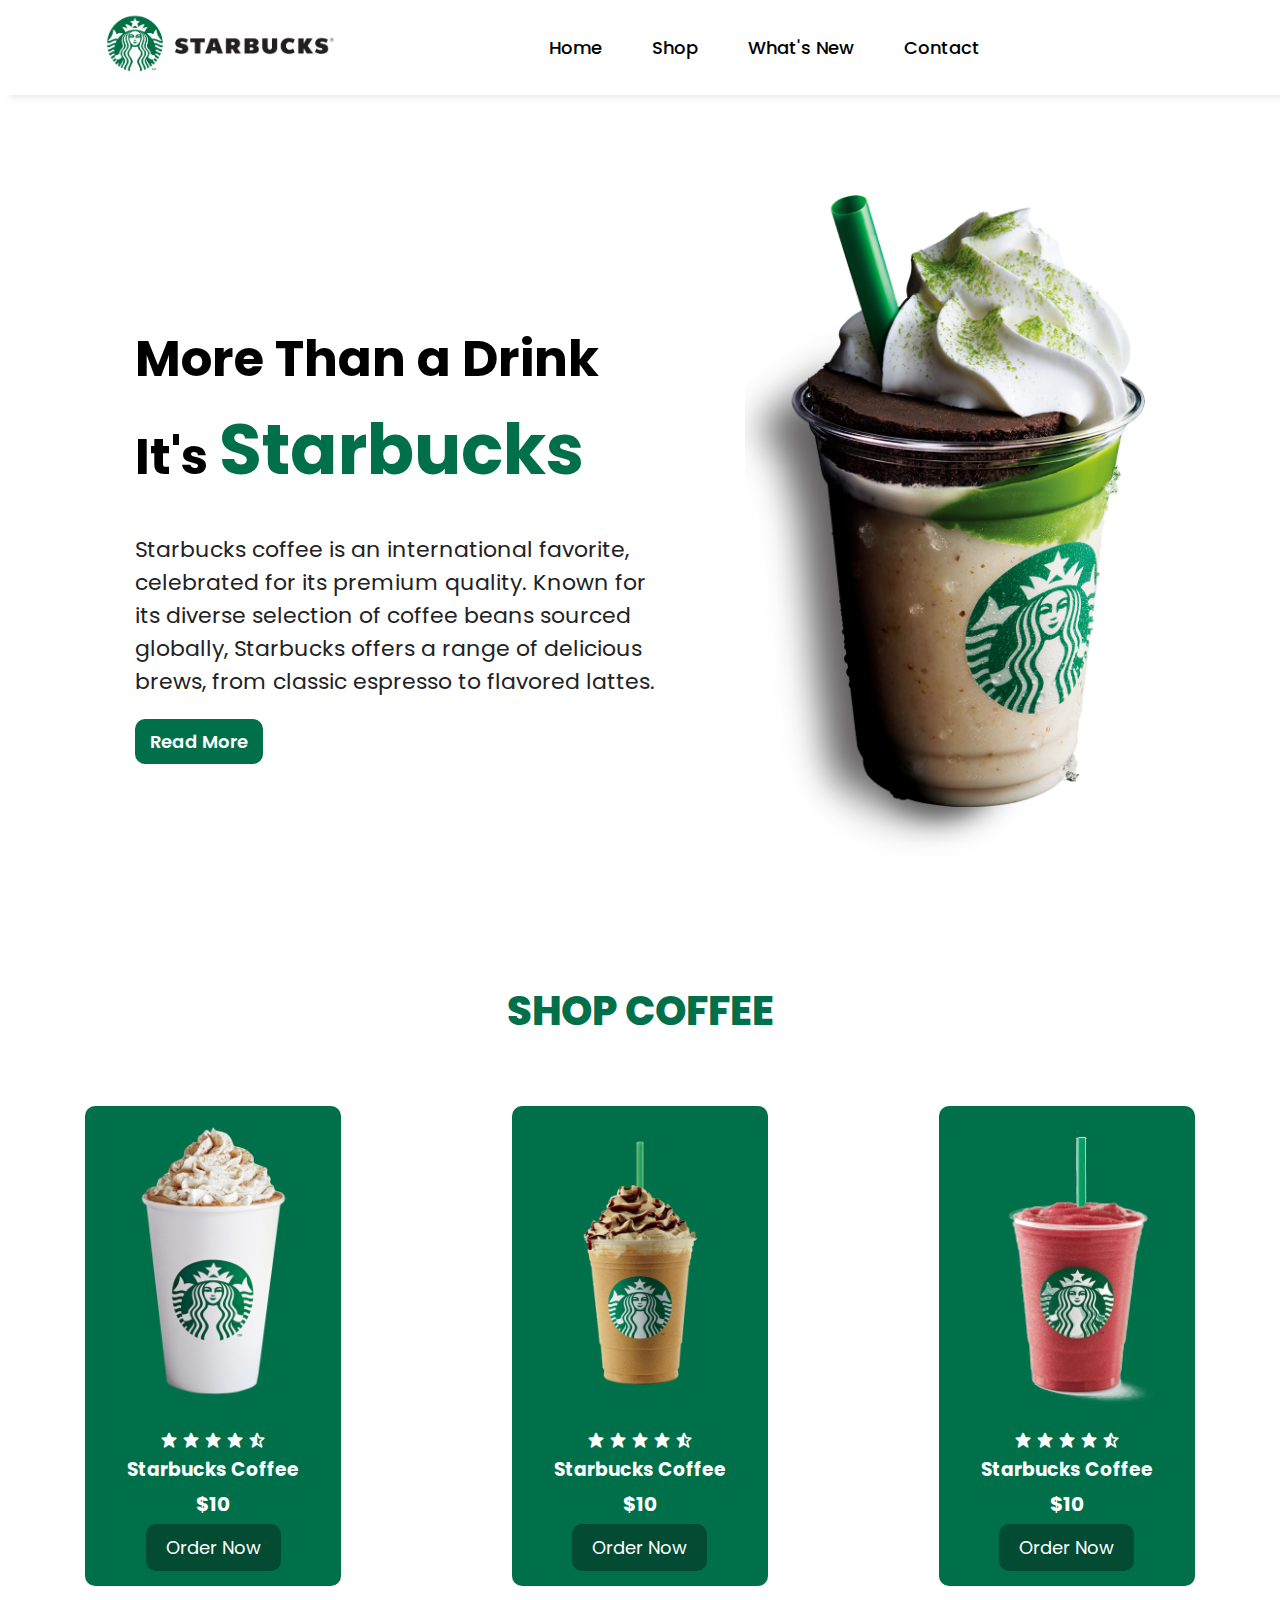
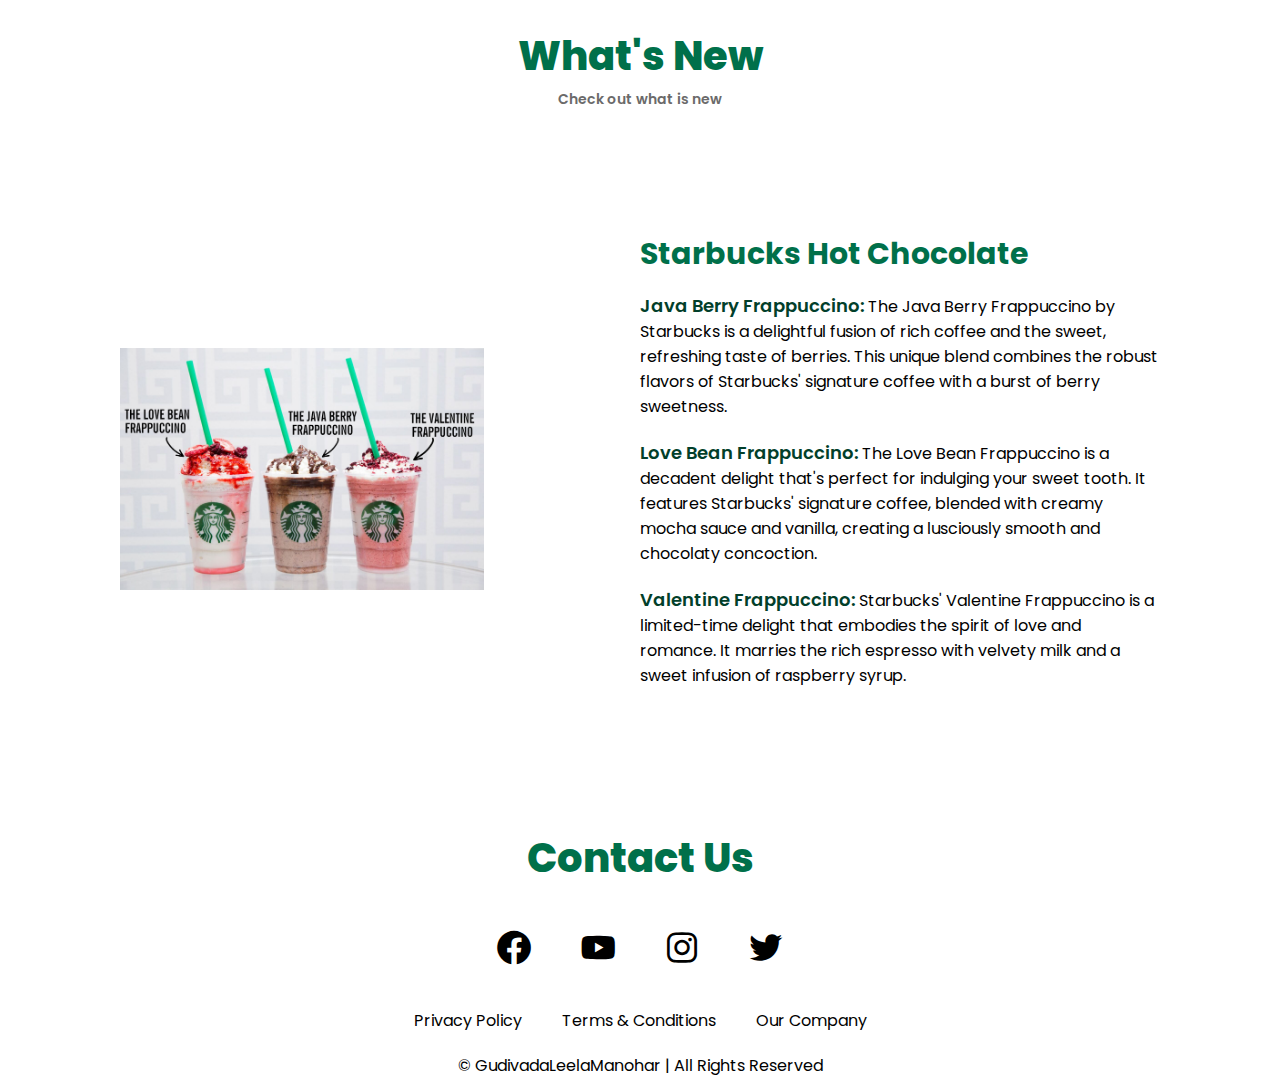
<file: Task 1/index.html>
<!DOCTYPE html>
<html lang="en">
<head>
    <meta charset="UTF-8">
    <meta name="viewport" content="width=device-width, initial-scale=1.0">
    <title>Starbucks | Landing Page</title>
    <link rel="stylesheet" href="style.css">
    <link rel="stylesheet"
    href="https://cdn.jsdelivr.net/npm/boxicons@latest/css/boxicons.min.css">
</head>
<body>
    <section id="home">
        <header>
            <a href="#" id="logo"><img src="img/logo.png" alt="Starbucks Logo" width="250px"></a>
            <ul class="list">
                <li class="list-item"><a href="#">Home</a></li>
                <li class="list-item"><a href="#shop">Shop</a></li>
                <li class="list-item"><a href="#new">What's New</a></li>
                <li class="list-item"><a href="#contact">Contact</a></li>
            </ul>
            <div class="menu">
                <i class="bx bx-menu" id="menu"></i>
            </div>
        </header>

        <div class="card">
            <div class="content-box">
                <h1>More Than a Drink <br> It's <span>Starbucks</span></h1>
                <p>Starbucks coffee is an international favorite, celebrated for its premium quality. Known for its diverse selection of coffee beans sourced globally, Starbucks offers a range of delicious brews, from classic espresso to flavored lattes.</p>
                <a href="#">Read More</a>
            </div>
            <div class="image">
                <img src="img/starbucks_coffee_3.png" alt="Starbucks Coffee">
            </div>
        </div>
    </section>

    <section id="shop">
        <div class="featured-title">
            <h2>SHOP COFFEE</h2>
            <div class="boxes">
            <div class="box">
                <img src="img/starbucks_coffee_1.png" alt="">
                <div class="rating">
                    <i class='bx bxs-star'></i>
                    <i class='bx bxs-star'></i>
                    <i class='bx bxs-star'></i>
                    <i class='bx bxs-star'></i>
                    <i class='bx bxs-star-half'></i>
                </div>
                <h3>Starbucks Coffee</h3>
                <h4>$10</h4>
                <button id="btn">Order Now</button>
            </div>
            <div class="box">
                <img src="img/starbucks_coffee_2.png" alt="">
                <div class="rating">
                    <i class='bx bxs-star'></i>
                    <i class='bx bxs-star'></i>
                    <i class='bx bxs-star'></i>
                    <i class='bx bxs-star'></i>
                    <i class='bx bxs-star-half'></i>
                </div>
                <h3>Starbucks Coffee</h3>
                <h4>$10</h4>
                <button id="btn">Order Now</button>
            </div>
            <div class="box">
                <img src="img/starbucks_coffee_4.png" alt="">
                <div class="rating">
                    <i class='bx bxs-star'></i>
                    <i class='bx bxs-star'></i>
                    <i class='bx bxs-star'></i>
                    <i class='bx bxs-star'></i>
                    <i class='bx bxs-star-half'></i>
                </div>
                <h3>Starbucks Coffee</h3>
                <h4>$10</h4>
                <button id="btn">Order Now</button>
            </div>
        </div>
        </div>
    </section>

    <section id="new">
        <div class="new-title">
            <h2>What's New</h2>
            <span>Check out what is new</span>
        </div>
        <div class="new-box">
                <img src="img/new.jpg" alt="Starbucks New Drink">
                <div class="new-content">
                    <h3>Starbucks Hot Chocolate</h3>
                    <p>
                        <span>Java Berry Frappuccino:</span>
                        The Java Berry Frappuccino by Starbucks is a delightful fusion of rich coffee and the sweet, refreshing taste of berries. This unique blend combines the robust flavors of Starbucks' signature coffee with a burst of berry sweetness. <br>
                    </p>
                    <p><span>Love Bean Frappuccino:</span>
                        The Love Bean Frappuccino is a decadent delight that's perfect for indulging your sweet tooth. It features Starbucks' signature coffee, blended with creamy mocha sauce and vanilla, creating a lusciously smooth and chocolaty concoction. <br>
                    </p>

                    <p><span>Valentine Frappuccino:</span>
                        Starbucks' Valentine Frappuccino is a limited-time delight that embodies the spirit of love and romance. It marries the rich espresso with velvety milk and a sweet infusion of raspberry syrup.
                    </p>
                </div>
            </div>
    </section>

    <section id="contact">
        <h2>Contact Us</h2>
        <div class="social-icons">
            <i class="bx bxl-facebook-circle"></i>
            <i class="bx bxl-youtube"></i>
            <i class="bx bxl-instagram"></i>
            <i class="bx bxl-twitter"></i>
        </div>
        <div class="info">
            <ul>
                <li>Privacy Policy</li>
                <li>Terms & Conditions</li>
                <li>Our Company</li>
            </ul>
        </div>
        <div class="copyright">
            <p>&copy; GudivadaLeelaManohar | All Rights Reserved</p>
        </div>

    </section>
</body>
</html>
</file>
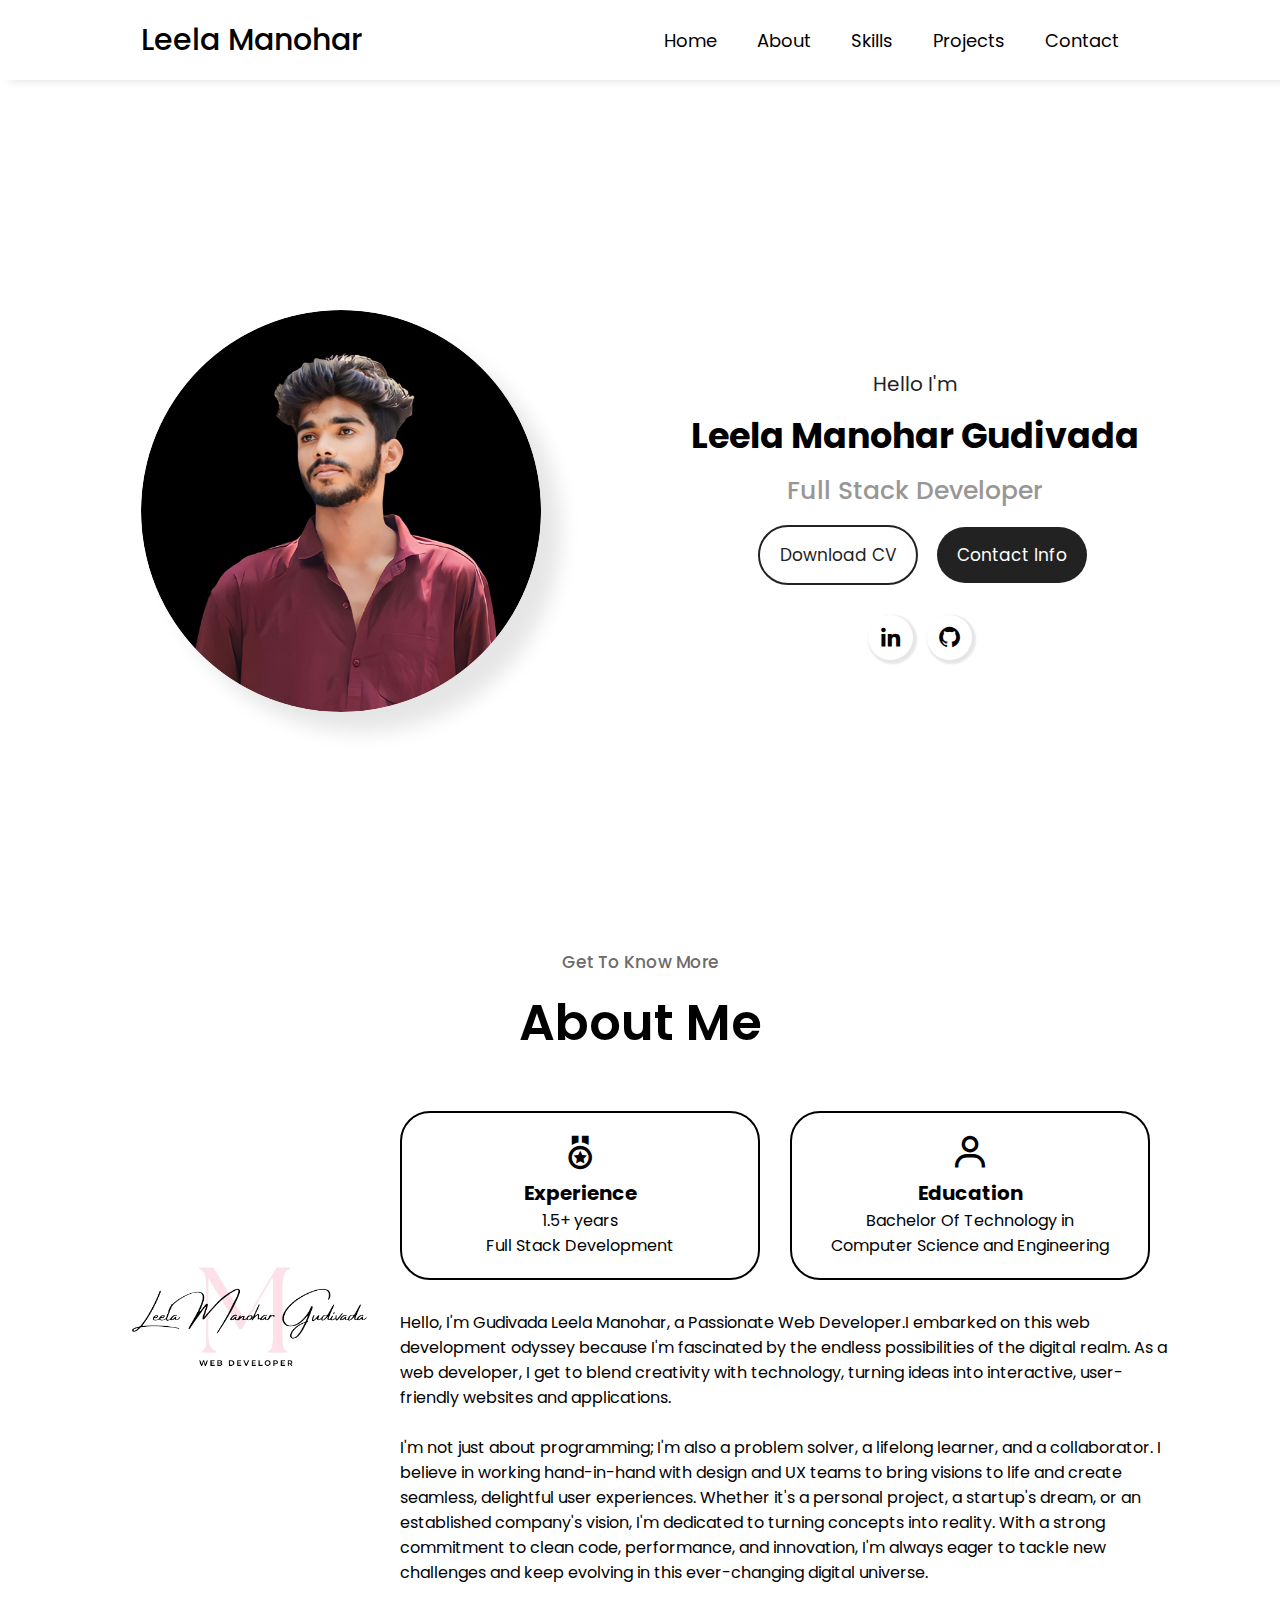
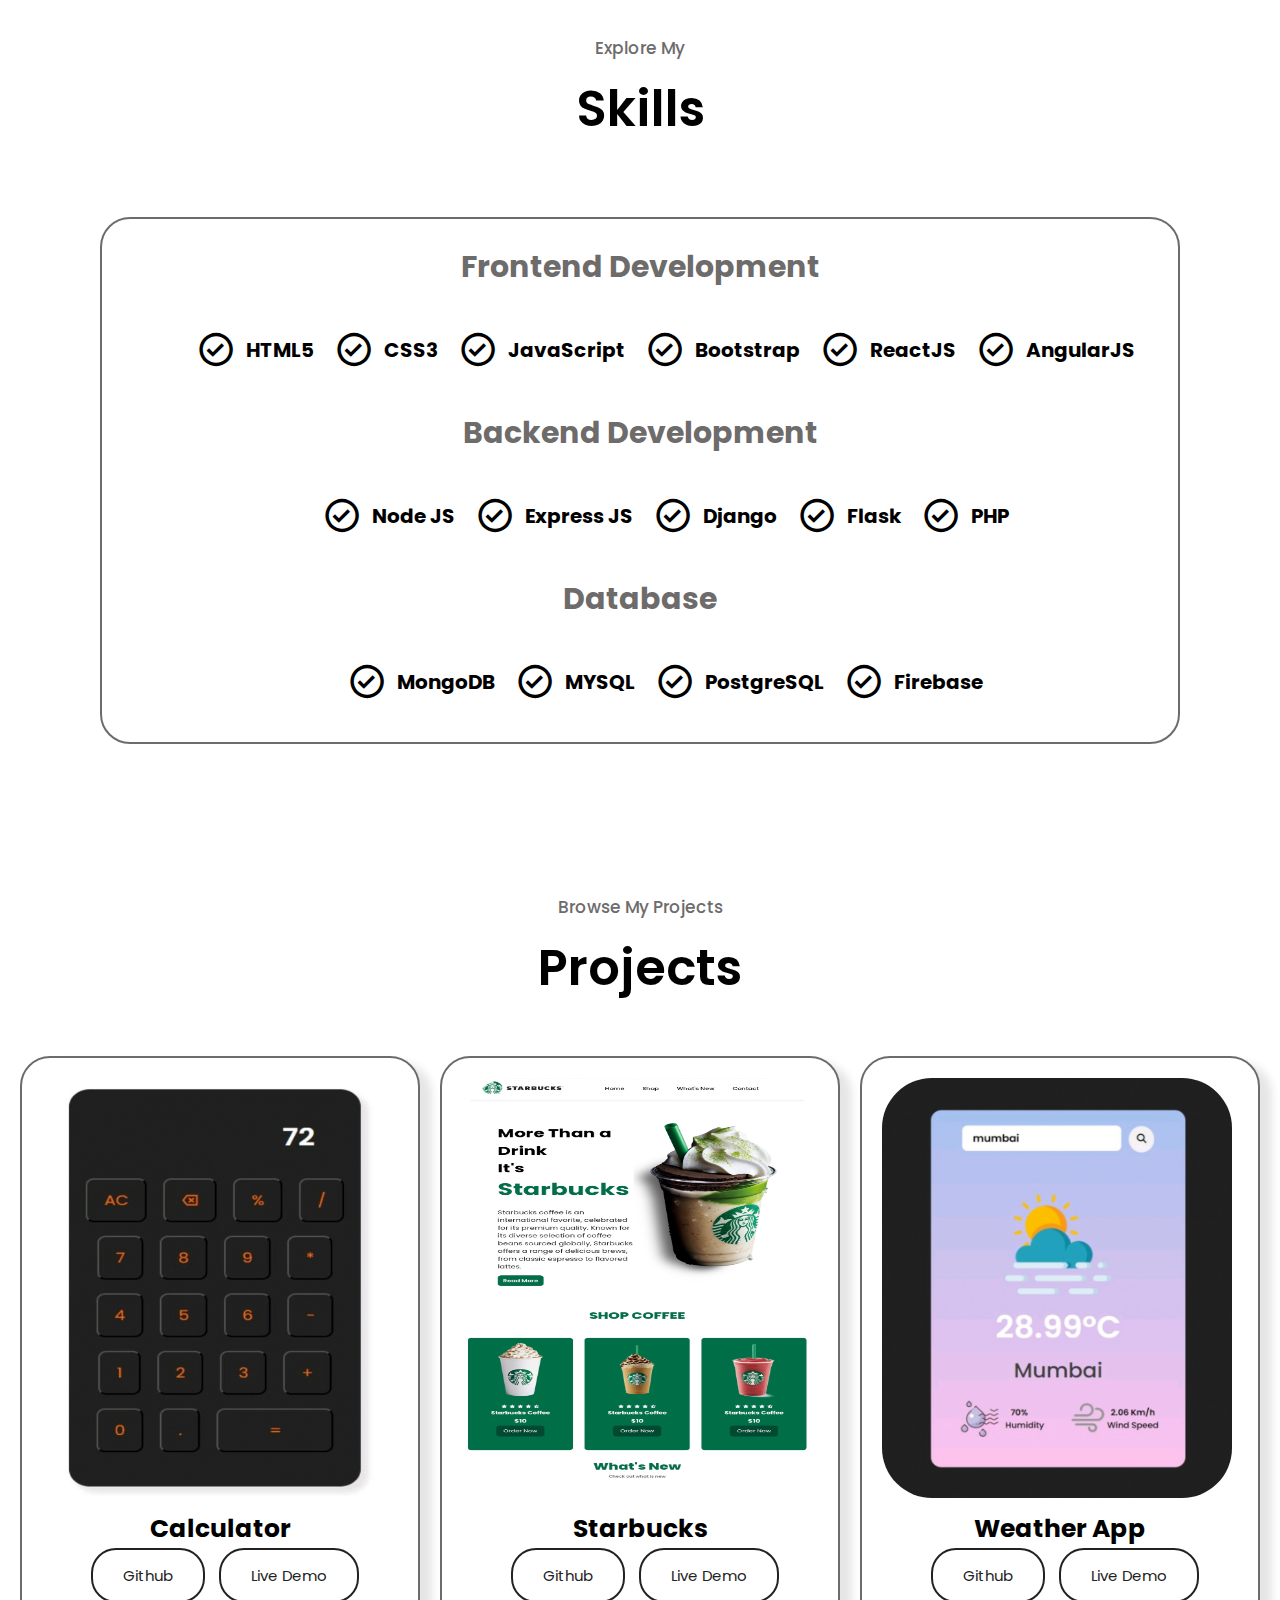
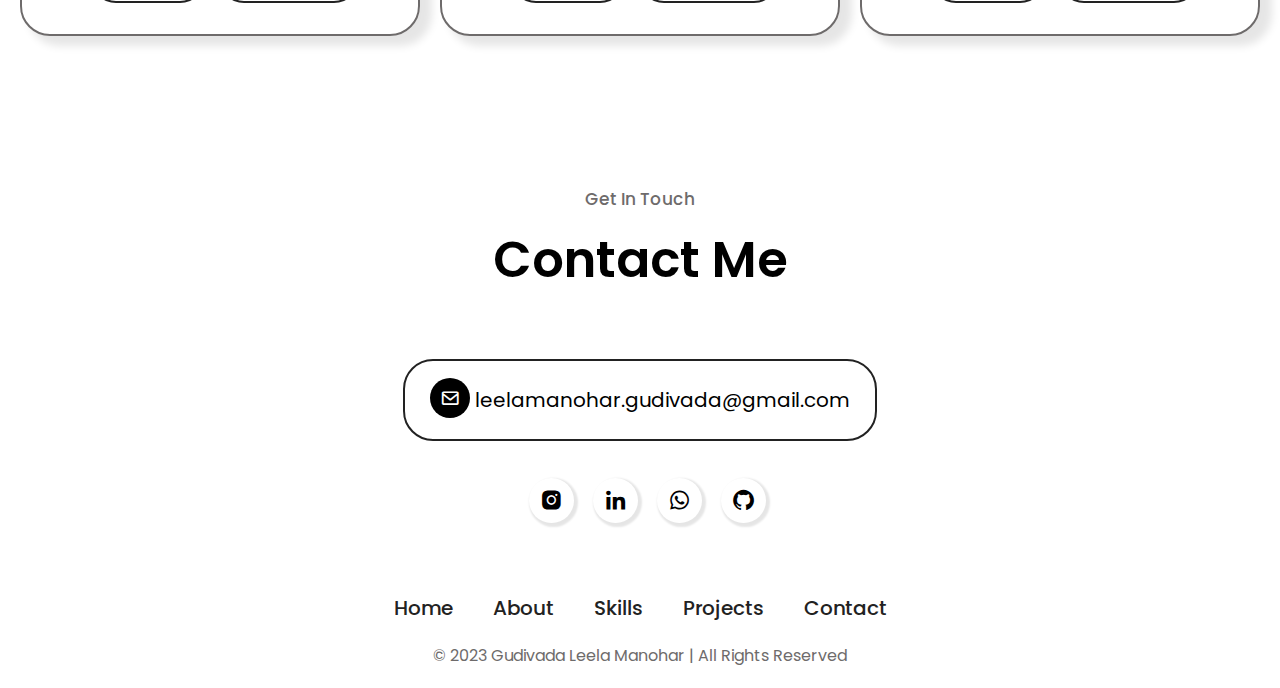
<file: Task3/index.html>
<!DOCTYPE html>
<html lang="en">
<head>
    <meta charset="UTF-8">
    <meta name="viewport" content="width=device-width, initial-scale=1.0">
    <title>Leela Manohar Gudivada | Portfolio </title>
    <link rel="stylesheet" href="style.css">
    <link rel="stylesheet"
    href="https://cdn.jsdelivr.net/npm/boxicons@latest/css/boxicons.min.css">
</head>
<body>
    
    <section id="header">
        <header>
            <h1>Leela Manohar</h1>
            <div class="nav-menu" id="Nav-Menu">
            <ul class="list">
                <li class="list-item"><a href="#">Home</a></li>
                <li class="list-item"><a href="#about">About</a></li>
                <li class="list-item"><a href="#skills">Skills</a></li>
                <li class="list-item"><a href="#projects">Projects</a></li>
                <li class="list-item"><a href="#contact">Contact</a></li>
            </ul>
            <div class="close">
                <i class="bx bx-x" onclick="closeSlide()"></i>
            </div>
        </div>
            <div class="nav-menu-btn">
                <i class="bx bx-menu" onclick="openSlide()"></i>
            </div>
        </header>
    </section>

    <section id="home">
        <div class="image">
            <img src="img/profile.png" alt="profile">
        </div>
        <div class="content-box">
            <h4>Hello I'm</h4>
            <h2>Leela Manohar Gudivada</h2>
            <h3>Full Stack Developer</h3>
            <div class="buttons-1">
                <button><a href="Leela Manohar_Gudivada_Resume.pdf" target="_blank">Download CV</a></button>
                <button><a href="#contact">Contact Info</a></button>
            </div>
            <div class="icons">
                <a href="https://www.linkedin.com/in/gudivada-leela-manohar1015/" target="_blank"><i class="bx bxl-linkedin"></i></a>
                <a href="https://github.com/LEELAMANOHARGUDIVADA" target="_blank"><i class="bx bxl-github"></i></a>
            </div>
        </div>
    </section>

    <section id="about">
        <h3>Get To Know More</h3>
        <h2>About Me</h2>
        <div class="about-container">
            <div class="about-image">
                <img src="img/logo.png" alt="">
            </div>
            <div class="about-content">
                <div class="boxes">
                    <div class="box">
                        <i class="bx bx-medal"></i>
                        <h4>Experience</h4>
                        <span>1.5+ years <br> Full Stack Development</span>
                    </div>
                    <div class="box">
                        <i class="bx bx-user"></i>
                        <h4>Education</h4>
                        <span>Bachelor Of Technology in <br>Computer Science and Engineering</span>
                    </div>
                </div>
                <p>Hello, I'm Gudivada Leela Manohar, a Passionate Web Developer.I embarked on this web development odyssey because I'm fascinated by the endless possibilities of the digital realm. As a web developer, I get to blend creativity with technology, turning ideas into interactive, user-friendly websites and applications. <br>
                <br> I'm not just about programming; I'm also a problem solver, a lifelong learner, and a collaborator. I believe in working hand-in-hand with design and UX teams to bring visions to life and create seamless, delightful user experiences. Whether it's a personal project, a startup's dream, or an established company's vision, I'm dedicated to turning concepts into reality. With a strong commitment to clean code, performance, and innovation, I'm always eager to tackle new challenges and keep evolving in this ever-changing digital universe.</p>
            </div>
            
        </div>
    </section>

    <section id="skills">
        <h3>Explore My</h3>
        <h2>Skills</h2>

        <div class="skills-container">
            <div class="frontend">
            <h4>Frontend Development</h4>
            <div class="skill-boxes">
                <div class="skill-box">
                    <div class="ln">
                        <i class="bx bx-check-circle"></i>
                        <h5>HTML5</h5>
                    </div>
                    <div class="ln">
                        <i class="bx bx-check-circle"></i>
                        <h5>CSS3</h5>
                    </div>
                    <div class="ln">
                        <i class="bx bx-check-circle"></i>
                        <h5>JavaScript</h5>
                    </div>
                    <div class="ln">
                        <i class="bx bx-check-circle"></i>
                        <h5>Bootstrap</h5>
                    </div>
                    <div class="ln">
                        <i class="bx bx-check-circle"></i>
                        <h5>ReactJS</h5>
                    </div>
                    <div class="ln">
                        <i class="bx bx-check-circle"></i>
                        <h5>AngularJS</h5>
                    </div>
                </div>
            </div>
            <div class="backend">
            <h4>Backend Development</h4>
            <div class="skill-boxes">
                <div class="skill-box">
                    <div class="ln">
                        <i class="bx bx-check-circle"></i>
                        <h5>Node JS</h5>
                    </div>
                    <div class="ln">
                        <i class="bx bx-check-circle"></i>
                        <h5>Express JS</h5>
                    </div>
                    <div class="ln">
                        <i class="bx bx-check-circle"></i>
                        <h5>Django</h5>
                    </div>
                    <div class="ln">
                        <i class="bx bx-check-circle"></i>
                        <h5>Flask</h5>
                    </div>
                    <div class="ln">
                        <i class="bx bx-check-circle"></i>
                        <h5>PHP</h5>
                    </div>
                </div>
            </div>
        </div>
            <div class="database">
            <h4>Database</h4>
            <div class="skill-boxes">
                <div class="skill-box">
                    <div class="ln">
                        <i class="bx bx-check-circle"></i>
                        <h5>MongoDB</h5>
                    </div>
                    <div class="ln">
                        <i class="bx bx-check-circle"></i>
                        <h5>MYSQL</h5>
                    </div>
                    <div class="ln">
                        <i class="bx bx-check-circle"></i>
                        <h5>PostgreSQL</h5>
                    </div>
                    <div class="ln">
                        <i class="bx bx-check-circle"></i>
                        <h5>Firebase</h5>
                    </div>
                    </div>
                </div>
            </div>
        </div>
    </div>

    </div>
    </section>

    <section id="projects">
        <h3>Browse My Projects</h3>
        <h2>Projects</h2>
        <div class="projects-container">
            <div class="project-box">
                <img src="img/calculator.jpg" alt="">
                <h4>Calculator</h4>
                <div class="buttons">
                    <a href="https://github.com/LEELAMANOHARGUDIVADA/CODESOFT/tree/main/Task2" target="_blank">Github</a>
                    <a href="https://leelamanohargudivada.github.io/CODESOFT/Task2/" target="_blank">Live Demo</a>
                </div>
            </div>
            <div class="project-box">
                <img src="img/landing_page.jpg" alt="">
                <h4>Starbucks</h4>
                <div class="buttons">
                    <a href="https://github.com/LEELAMANOHARGUDIVADA/CODESOFT/tree/main/Task%201" target="_blank">Github</a>
                    <a href="https://leelamanohargudivada.github.io/CODESOFT/Task%201/" target="_blank">Live Demo</a>
                </div>
            </div>
            <div class="project-box">
                <img src="img/weather_app.jpg" alt="">
                <h4>Weather App</h4>
                <div class="buttons">
                    <a href="https://github.com/LEELAMANOHARGUDIVADA/weather_app" target="_blank">Github</a>
                    <a href="https://leelamanohargudivada.github.io/weather_app/" target="_blank">Live Demo</a>
                </div>
            </div>
        </div>
    </section>

    <section id="contact">
        <h3>Get In Touch</h3>
        <h2>Contact Me</h2>
        <div class="email-box">
            <span><i class="bx bx-envelope"></i> leelamanohar.gudivada@gmail.com</span>
        </div>
        <div class="icons-box">
            <a href="
            https://instagram.com/_manu_x_x?igshid=NzZlODBkYWE4Ng==" target="_blank"><i class="bx bxl-instagram-alt"></i></a>
            <a href="https://www.linkedin.com/in/gudivada-leela-manohar1015/" target="_blank"><i class="bx bxl-linkedin"></i></a>
            <a href="https://api.whatsapp.com/send?phone=918179916428&text=Hello" target="_blank"><i class="bx bxl-whatsapp"></i></a>
            <a href="https://github.com/LEELAMANOHARGUDIVADA" target="_blank"><i class="bx bxl-github"></i></a>
        </div>
        <div class="list">
            <ul>
                <li><a href="#">Home</a></li>
                <li><a href="#about">About</a></li>
                <li><a href="#skills">Skills</a></li>
                <li><a href="#projects">Projects</a></li>
                <li><a href="#contact">Contact</a></li>
            </ul>
        </div>
        <div class="copyright">
            <span>&copy; 2023 Gudivada Leela Manohar | All Rights Reserved</span>
        </div>
    </section>
    <script src="script.js"></script>
</body>
</html>
</file>
<file: Task 1/style.css>
@import url('https://fonts.googleapis.com/css2?family=Poppins:wght@400;500;600;700;800;900&display=swap');

*{
    margin: 0;
    padding: 0;
    box-sizing: border-box;
    text-decoration: none;
    list-style: none;
    font-family: 'Poppins', sans-serif;
}

header{
    display: flex;
    align-items: center;
    justify-content: space-around;
    padding: 5px;
    font-size: 18px;
    font-weight: 500;
    box-shadow: 10px 2px 8px 0 rgba(0, 0, 0, 0.1);
}
header ul{
    display: flex;
}
header ul li a{
    color: #000;
    padding: 25px;
    cursor: pointer;
    transition: 0.2s ease-in;
}
header ul li a:hover{
    color: #00704A;
}
header .menu i:nth-child(1){
    display: none;
}
header .menu i:nth-child(2){
    display: none;
}
.card{
    width: 100%;
    display: flex;
    align-items: center;
    justify-content: space-around;
    padding: 100px;
}
.card .content-box{
    width: 50%;
}
.card .content-box h1{
    font-size: 50px;
    margin-bottom: 30px;
}
.card .content-box h1 span{
    font-size: 70px;
    color: #00704A;
    font-weight: 700;
}
.content-box p{
    font-size: 22px;
    color: #222;
    margin-bottom: 30px;
}
.content-box a{
    padding: 10px 15px;
    background-color: #00704A;
    color: #fff;
    border-radius: 10px;
    font-size: 18px;
    font-weight: 600;
    transition: 0.3s ease;
}
.content-box a:hover{
    background-color: #034b33;
}
.card .image img{
    width: 400px;
}

#shop h2{
    color: #00704A;
    text-align: center;
    font-size: 40px;
    font-weight: 800;
}

#shop .boxes{
    width: 100%;
    display: flex;
    align-items: center;
    justify-content: space-around;
    margin-top: 65px;
}
#shop .boxes .box{
    width: 20%;
    height: 480px;
    background-color: #00704A;
    color: #fff;
    text-align: center;
   border: 2px solid #00704A;
   border-radius: 10px;
}

.boxes .box img{
    height: 280px;
    margin: 15px 0;
}
.box .rating{
    margin-top: 5px;
}
.box .rating i{
    font-size: 18px;
}
.box h4{
    margin: 5px 0;
    font-size: 20px;
}
.box button{
    border: 0;
    outline: 0;
    padding: 10px 20px;
    background-color: #034b33;
    color: #fff;
    border-radius: 10px;
    font-size: 18px;
    cursor: pointer;
    transition: 0.3s ease;
}
.box button:hover{
    background-color: #023f2b;
}
#new .new-title{
    margin-top: 40px;
    text-align: center;
}
.new-title h2{
    font-size: 40px;
    color: #00704A;
    font-weight: 800;
}
.new-title span{
    font-size: 14px;
    color: rgb(107, 106, 106);
    font-weight: 600;
}
#new .new-box{
    width: 100%;
    display: flex;
    align-items: center;
    justify-content: space-between;
    padding: 120px;
}
.new-box img{
    width: 35%;
}
.new-box .new-content{
    width: 50%;
}
.new-content h3{
    color: #00704A;
    font-size: 30px;
    font-weight: 700;
    margin-bottom: 15px;
}
.new-content p{
    margin-bottom: 20px;
}
.new-content p span{
    color: #023f2b;
    font-size: 18px;
    font-weight: 600;
}
#contact h2{
    font-size: 40px;
    color: #00704A;
    font-weight: 800;
    text-align: center;
}
#contact .social-icons{
    margin-top: 20px;
    text-align: center;
}
.social-icons i{
    font-size: 40px;
    padding: 20px;
    cursor: pointer;
    transition: 0.2s ease;
}
.social-icons i:hover{
    color: #00704A;
}
#contact .info ul{
    display: flex;
    align-items: center;
    justify-content: center;
}
#contact .info ul li{
    padding: 20px;
    cursor: pointer;
    color: #000;
    transition: .3s ease-in;
}
#contact .info ul li:hover{
    color: #00704A;
}
#contact .copyright{
    text-align: center;
    margin-bottom: 10px;
}
@media only screen and (max-width: 1040px){
    .boxes .box img{
        height: 240px;
    }
    #shop .boxes .box{
        width: 30%;
    }
}

@media only screen and (max-width: 800px){
    header ul{
        display: none;
    }
    header .menu i:nth-child(1){
        display: block;
    }
    header .menu i{
        font-size: 30px;
        cursor: pointer;
    }
    .card{
        padding: 50px;
    }
    .card .content-box{
        width: 80%;
    }
    .card .content-box h1{
        font-size: 30px;
        margin-bottom: 30px;
    }
    .content-box p{
        font-size: 18px;
        margin-bottom: 30px;
    }
    .content-box a{
        padding: 10px 15px;
        font-size: 15px;
        font-weight: 600;
    }

    .card .image img{
        width: 200px;
    }
    .boxes .box img{
        height: 240px;
    }
    #shop .boxes .box{
        width: 80%;
        margin-bottom: 20px;
    }
    #shop .boxes{
        width: 100%;
        flex-direction: column;
        justify-content: center;
    }
    #new .new-box{
        padding: 20px;
    }
    .new-box{
        width: 100%;
        flex-direction: column;
        padding: 30px;
    }
    .new-box img{
        width: 400px;
        margin-bottom: 25px;
    }
    .new-box .new-content{
        width: 100%;
    }
    .new-content h3{
        font-size: 20px;
        font-weight: 700;
        margin-bottom: 15px;
    }
    .new-content p{
        margin-bottom: 20px;
    }
    .new-content p span{
        font-size: 15px;
        font-weight: 600;
    }
    
}
@media only screen and (max-width: 500px){
    header ul{
        display: none;
    }
    header .menu i:nth-child(1){
        display: block;
    }
    header .menu i{
        font-size: 40px;
        cursor: pointer;
    }
    .card{
        width: 100%;
        padding: 30px;
    }
    .card .content-box{
        width: 80%;
    }
    .card .content-box h1{
        font-size: 20px;
        margin-bottom: 30px;
    }

    .content-box p{
        font-size: 14px;
        margin-bottom: 30px;
    }

    .card .image img{
        width: 150px;
    }
    .boxes .box img{
        height: 240px;
    }
    #shop .boxes .box{
        width: 80%;
        margin-bottom: 20px;
    }
    #shop .boxes{
        width: 100%;
        flex-direction: column;
    }
    .new-box{
        flex-direction: column;
        width: 100%;
    }
    .new-box img{
        width: 400px;
        margin-bottom: 20px;
    }
    .new-box .new-content{
        width: 100%;
    }
    .new-content h3{
        font-size: 20px;
        font-weight: 700;
        margin-bottom: 15px;
    }
    .new-content p{
        margin-bottom: 20px;
    }
    .new-content p span{
        font-size: 15px;
        font-weight: 600;
    }
    
}
@media only screen and (max-width: 420px){
    header ul{
        display: none;
    }
    header .menu i:nth-child(1){
        display: block;
    }
    header .menu i{
        font-size: 40px;
        cursor: pointer;
    }
    .card{
        width: 100%;
        padding: 20px;
    }
    .card .content-box{
        width: 80%;
    }
    .card .content-box h1{
        font-size: 18px;
        margin-bottom: 30px;
    }

    .content-box p{
        font-size: 12px;
        margin-bottom: 30px;
    }

    .card .image img{
        width: 100px;
    }
    .boxes .box img{
        height: 240px;
    }
    #shop .boxes .box{
        width: 80%;
        margin-bottom: 20px;
    }
    #shop .boxes{
        width: 100%;
        flex-direction: column;
    }
    .new-box{
        flex-direction: column;
        width: 100%;
    }
    .new-box img{
        width: 320px;
        margin-bottom: 20px;
    }
    .new-box .new-content{
        width: 100%;
    }
    .new-content h3{
        font-size: 20px;
        font-weight: 700;
        margin-bottom: 15px;
    }
    .new-content p{
        margin-bottom: 20px;
    }
    .new-content p span{
        font-size: 15px;
        font-weight: 600;
    }
    #contact h2{
        font-size: 20px;
    }

    .social-icons i{
        font-size: 20px;
        padding: 15px;

    }
    #contact .info ul li{
        padding: 15px;
        font-size: 12px;
    }
}
@media only screen and (max-width: 320px){
    header ul{
        display: none;
    }
    header .menu i:nth-child(1){
        display: block;
    }
    #logo img{
        width: 150px;
    }
    header .menu i{
        font-size: 20px;
        cursor: pointer;
    }
    .card{
        width: 100%;
        padding: 20px;
    }
    .card .content-box{
        width: 80%;
    }
    .card .content-box h1{
        font-size: 15px;
        margin-bottom: 20px;
    }

    .content-box p{
        font-size: 12px;
        margin-bottom: 20px;
    }

    .card .image img{
        width: 82px;
    }
    .boxes .box img{
        height: 240px;
    }
    #shop .boxes .box{
        width: 90%;
        margin-bottom: 20px;
    }
    #shop .boxes{
        width: 100%;
        flex-direction: column;
    }
    .new-box{
        flex-direction: column;
        width: 100%;
    }
    .new-box img{
        width: 240px;
        margin-bottom: 20px;
    }
    .new-box .new-content{
        width: 100%;
    }
    .new-content h3{
        font-size: 20px;
        font-weight: 700;
        margin-bottom: 15px;
    }
    .new-content p{
        margin-bottom: 20px;
    }
    .new-content p span{
        font-size: 15px;
        font-weight: 600;
    }
    #contact h2{
        font-size: 20px;
    }

    .social-icons i{
        font-size: 20px;
        padding: 15px;

    }
    #contact .info ul li{
        padding: 15px;
        font-size: 12px;
    }
}
</file>
<file: Task3/style.css>
@import url('https://fonts.googleapis.com/css2?family=Poppins:wght@400;500;600;700;800;900&display=swap');

*{
    margin: 0;
    padding: 0;
    box-sizing: border-box;
    text-decoration: none;
    list-style: none;
    font-family: 'Poppins', sans-serif;
}
header{
    position: relative;
    width: 100%;
    height: 80px;
    display: flex;
    align-items: center;
    justify-content: space-around;
    box-shadow: 10px 2px 8px 0 rgba(0, 0, 0, 0.1);
    z-index: 100;

}
header h1{
    font-size: 30px;
    font-weight: 500;
    cursor: pointer;
}
header ul{
    display: flex;
}
header ul li{
    padding: 20px;
}
header ul li a{
    color: #000;
    transition: all 0.3s ease;
    font-size: 18px;
}
header ul li a:hover{
    color: #00bbf0;
}
.nav-menu-btn {
    display: none;
}

.nav-menu-btn i {
    font-size: 28px;
    cursor: pointer;
}
.nav-menu .close i{
    position: relative;
    left: 200px;
    font-size: 25px;
    cursor: pointer;
    display: none;
}
#home{
    width: 100%;
    margin-top: 230px;
    display: flex;
    align-items: center;
    justify-content: center;
}
#home .image img{
    width: 400px;
    border-radius: 50%;
    box-shadow: 20px 20px 20px 0px rgba(0, 0, 0, 0.1);
}
#home .content-box{
    margin-left: 150px;
    text-align: center;
}
.content-box h4{
    margin-bottom: 10px;
    color: #222;
    font-size: 20px;
    font-weight: 400;
}
.content-box h2{
    font-size: 35px;
    margin-bottom: 10px;
}
.content-box h3{
    font-size: 25px;
    font-weight: 500;
    color: rgb(153, 150, 150);
    margin-bottom: 15px;
}
.content-box .buttons-1{
    margin-bottom: 10px;
}
.content-box .buttons-1 button{
    outline: 0;
    border: 0;
    padding: 15px 20px;
    border-radius: 30px;
    font-size: 17px;
    cursor: pointer;
    margin-bottom: 20px;
    margin-left: 15px;
}
.buttons-1 button:nth-child(1){
    background-color: transparent;
    border: 2px solid #222;
    transition: all 0.3s ease;

}
.buttons-1 button:nth-child(1) a{
    color: #222;
}

.buttons-1 button:nth-child(2)
{
    background-color: #222;
    color: #fff;
}
.buttons-1 button:nth-child(2) a
{
    color: #fff;
}


.content-box .icons i{
    font-size: 25px;
    padding: 10px;
    border-radius: 50%;
    box-shadow: 2px 2px 2px 2px rgba(0, 0, 0, 0.1);
    margin-left: 10px;
    cursor: pointer;
    transition: all 0.3s ease-in;
}
.icons a,
#contact .icons-box a{
    color: #000;
}
.icons i:hover{
    background-color: #000;
    color: #fff;
}

#about h3{
    margin-top: 230px;
    text-align: center;
    font-size: 17px;
    font-weight: 500;
    color: rgb(110, 107, 107);
}
#about h2,
#skills h2,
#projects h2,
#contact h2{
    margin-top: 10px;
    text-align: center;
    font-size: 50px;
    font-weight: 600;
}
.about-container{
    width: 100%;
    display: flex;
    align-items: center;
    justify-content: center;
    padding: 0 200px;
}
.about-content .boxes{
    display: flex;
}
.about-content .box{
    width: 100%;
    padding: 20px;
    text-align: center;
    border: 2px solid #000;
    border-radius: 30px;
    margin-right: 30px;
}
.about-content .box i{
    font-size: 40px;
    margin-bottom: 5px;
}
.box h4{
    font-size: 20px;
}
.about-content p{
    margin-top: 30px;
}
#skills h3{
    margin-top: 50px;
    text-align: center;
    font-size: 17px;
    font-weight: 500;
    color: rgb(110, 107, 107);
}

.skills-container{
    width: 100%;
    margin-top: 70px;
    display: flex;
    align-items: center;
    justify-content: center;
    flex-direction: column;
    gap: 50px;
    padding: 0 200px;
}
.skills-container .skill-boxes{
    display: flex;
    justify-content: center;
    align-items: center;
    margin: 30px;
}
.skills-container .frontend{
    border: 2px solid rgb(110, 107, 107);
    border-radius: 30px;
    width: 100%;
}

.frontend h4, .backend h4{
    font-size: 30px;
    margin-top: 25px;
    color: rgb(110, 107, 107);
    text-align: center;
}
.skills-container .skill-boxes .skill-box{
    display: flex;
    align-items: center;
    justify-content: space-between;
    margin-left: 50px;
}
.skill-box  i{
    font-size: 40px;
    align-self: flex-end;
}
.skill-box .ln{
    display: flex;
    align-items: center;
    justify-content: space-between;
    padding: 10px;
}

.skill-box .ln h5{
    padding-left: 10px;
    font-size: 20px;
}

#projects h3,
#contact h3{
    margin-top: 150px;
    text-align: center;
    font-size: 17px;
    font-weight: 500;
    color: rgb(110, 107, 107);
}
#projects .projects-container{
    margin-top: 50px;
    display: flex;
    align-items: center;
    justify-content: space-evenly;
}
.projects-container .project-box{
    height: 580px;
    width: 400px;
    border: 2px solid rgb(110, 107, 107);
    padding: 20px;
    border-radius: 30px;
    box-shadow: 10px 8px 8px 2px rgba(0, 0, 0, 0.1);
}
.project-box img{
    width: 350px;
    height: 420px;
    border-radius: 50px;
}
.project-box h4{
    margin-top: 5px;
    font-size: 25px;
    text-align: center;
}
.project-box .buttons{
    margin: 15px 0;
    text-align: center;
}
.project-box .buttons a {
    border: 0;
    outline: 0;
    padding: 15px 30px;
    background-color: transparent;
    color: #222;
    border: 2px solid #222;
    border-radius: 25px;
    margin-left: 10px;
    font-size: 15px;
    cursor: pointer;
    transition: all 0.3s ease-in;
}
.buttons a:hover{
    background-color: #222;
    color: #fff;
}
#contact {
    text-align: center;
}
#contact .email-box{
    margin-top: 80px;
}
.email-box span{
    padding: 25px;
    border: 2px solid #222;
    border-radius: 30px;
    font-size: 20px;

}
.email-box span i{
    background-color: #000;
    color: #fff;
    border-radius: 50%;
    padding: 10px;
    align-items: center;
}
#contact .icons-box{
    margin-top: 60px;
}
#contact .icons-box i{
    font-size: 25px;
    padding: 10px;
    border-radius: 50%;
    box-shadow: 2px 2px 2px 2px rgba(0, 0, 0, 0.1);
    margin-left: 15px;
    cursor: pointer;
    transition: all 0.3s ease-in;
}
#contact .icons-box i:hover{
    background-color: #222;
    color: #fff;
}
#contact ul{
    margin-top: 50px;
    display: flex;
    align-items: center;
    justify-content: center;
}
#contact ul li{
    padding: 20px;
}
#contact ul li a{
    color: #222;
    transition: all 0.3s ease-in;
    font-size: 20px;
    font-weight: 500;
}
#contact ul li a:hover{
    color: #00bbf0;
}
#contact .copyright{
    margin-bottom: 20px;
}
#contact .copyright span{
    color: rgb(110, 107, 107);
}

@media only screen and (max-width: 1500px) {
    .about-container{
        padding: 0 100px;
    }
    .skills-container{
        padding: 0 100px;
    }
}
@media only screen and (max-width: 1300px) {
    .about-container .about-image img{
        width: 300px;
    }
    .about-container .about-content{
        margin-top: 50px;
    }
}
@media only screen and (max-width: 1200px) {
    #home .image img{
        width: 300px;
    }
    #home .content-box{
        margin-left: 100px;
    }
    .about-container{
        padding: 0 50px;
    }
    .skills-container{
        padding: 0 50px;
    }
    .about-container .about-image img{
        width: 300px;
    }
    .about-container .about-content{
        margin-top: 50px;
    }
    .projects-container .project-box{
        height: 480px;
        width: 300px;
    }
    .project-box img{
        width: 260px;
        height: 300px;
        border-radius: 50px;
    }
    .project-box h4{
        font-size: 20px;
    }
    .project-box .buttons button{
        padding: 15px 20px;
        border-radius: 35px;
        margin-left: 10px;
        font-size: 15px;
    }
}
@media only screen and (max-width: 1100px) {
    #home .image img{
        width: 300px;
    }
    #home .content-box{
        margin-left: 70px;
    }
    .content-box h2{
        font-size: 30px;
    }
    .about-container{
        padding: 0 50px;
    }
    .about-container .about-image img{
        width: 300px;
    }
    .about-container .about-content{
        margin-top: 50px;
    }
    .skills-container{
        padding: 0 50px;
    }
    .frontend h4, .backend h4{
        font-size: 20px;
    }
    .skill-box  i{
        font-size: 25px;
        align-self: flex-end;
    }
    .skill-box .ln h5{
        padding-left: 10px;
        font-size: 15px;
    }
    
    .projects-container .project-box{
        height: 480px;
        width: 300px;
    }
    .project-box img{
        width: 260px;
        height: 300px;
        border-radius: 50px;
    }
    .project-box h4{
        font-size: 20px;
    }
    .project-box .buttons button{
        padding: 15px 20px;
        border-radius: 35px;
        margin-left: 10px;
        font-size: 15px;
    }
}
@media only screen and (max-width: 900px) {
    .nav-menu.responsive {
        left: 0;
    }

    .nav-menu {
        position: fixed;
        margin-top: 0px;
        top: 80px;
        left: 100%;
        flex-direction: column;
        justify-content: center;
        align-items: center;
        background-color: rgba(255, 255, 255, 0.7);
        backdrop-filter: blur(20px);
        width: 100%;
        min-height: 450px;
        height: 90vh;
        transition: 0.3s;
    }
    .nav-menu .close i{
        display: block;
    }

    .nav-menu .list {
        flex-direction: column;
    }

    .list .list-item {
        display: flex;
        flex-direction: column;
        align-items: center;
        justify-content: center;
    }

    .nav-menu-btn {
        display: flex;
        align-items: center;
        justify-content: center;
    }
    
    #home .image img{
        width: 300px;
    }
    #home .content-box{
        margin-left: 70px;
        text-align: center;
    }
    .content-box h2{
        font-size: 30px;
    }
    .about-container{
        padding: 0 50px;
        flex-direction: column;
        justify-content: space-around;
    }
    .about-container .about-image img{
        width: 100%;
    }
    .about-container .about-content{
        margin-top: 50px;
    }
    .skills-container{
        padding: 0 20px;
    }
    .frontend h4, .backend h4{
        font-size: 15px;
    }
    .skill-box  i{
        font-size: 20px;
        align-self: flex-start;
    }
    .skill-box .ln h5{
        padding-left: 10px;
        font-size: 15px;
    }
    .projects-container{
        flex-direction: column;
    }
    
    .projects-container .project-box{
        margin-top: 30px;
        height: 480px;
        width: 400px;
    }
    .project-box img{
        width: 350px;
        height: 300px;
        border-radius: 50px;
    }
    .project-box h4{
        font-size: 20px;
    }
    .project-box .buttons button{
        padding: 15px 20px;
        border-radius: 35px;
        margin-left: 10px;
        font-size: 15px;
    }
}
@media only screen and (max-width: 650px) {
    #home{
        width: 100%;
        flex-direction: column;
        margin-top: 100px;
    }
    #home .content-box{
        margin-left: 0px;
        margin-top: 30px;
        text-align: center;
    }
    .skills-container{
        width: 100%;
        padding: 10px;
    }
    .frontend h4, .backend h4{
        font-size: 25px;
    }
    .skill-box{
        flex-direction: column;

    }
    .skill-box  i{
        font-size: 25px;
    }
    .skill-box .ln h5{
        padding-left: 8px;
        font-size: 20px;
    }
    #contact ul li a{
        font-size: 15px;
    }
    #contact .email-box span{
    padding: 10px;
    border: 2px solid #222;
    border-radius: 30px;
    font-size: 15px;
    }

}
@media only screen and (max-width: 450px) {
    #home{
        width: 100%;
        flex-direction: column;
        margin-top: 100px;
    }
    #home .content-box{
        margin-left: 0px;
        margin-top: 30px;
        text-align: center;
    }
    #home .image img{
        width: 250px;
    }
    .content-box h2{
        font-size: 20px;
    }
    .content-box h3{
        font-size: 15px;
    }
    .about-content .boxes{
        flex-direction: column;
    }
    .about-content .boxes .box{
        margin-top: 20px;
    }
    .skills-container{
        width: 100%;
        padding: 10px;
    }
    .frontend h4, .backend h4{
        font-size: 25px;
    }
    .skill-box{
        flex-direction: column;

    }
    .skill-box  i{
        font-size: 25px;
    }
    .skill-box .ln h5{
        padding-left: 8px;
        font-size: 20px;
    }
    .projects-container .project-box{
        margin-top: 30px;
        height: 540px;
        width: 300px;
    }
    .project-box img{
        width: 250px;
        height: 300px;
        border-radius: 50px;
    }
    .project-box h4{
        font-size: 20px;
    }
    .project-box .buttons{
        display: flex;
        flex-direction: column;
    }
    .project-box .buttons a{
        margin-top: 10px;
        padding: 10px;
        border-radius: 35px;
        margin-left: 10px;
        font-size: 15px;
    }
    #contact ul li{
        padding: 5px;
    }
    #contact ul li a{
        font-size: 13px;
    }
    #contact .email-box span{
    padding: 15px;
    border: 2px solid #222;
    border-radius: 30px;
    font-size: 10px;
    }

}
</file>
